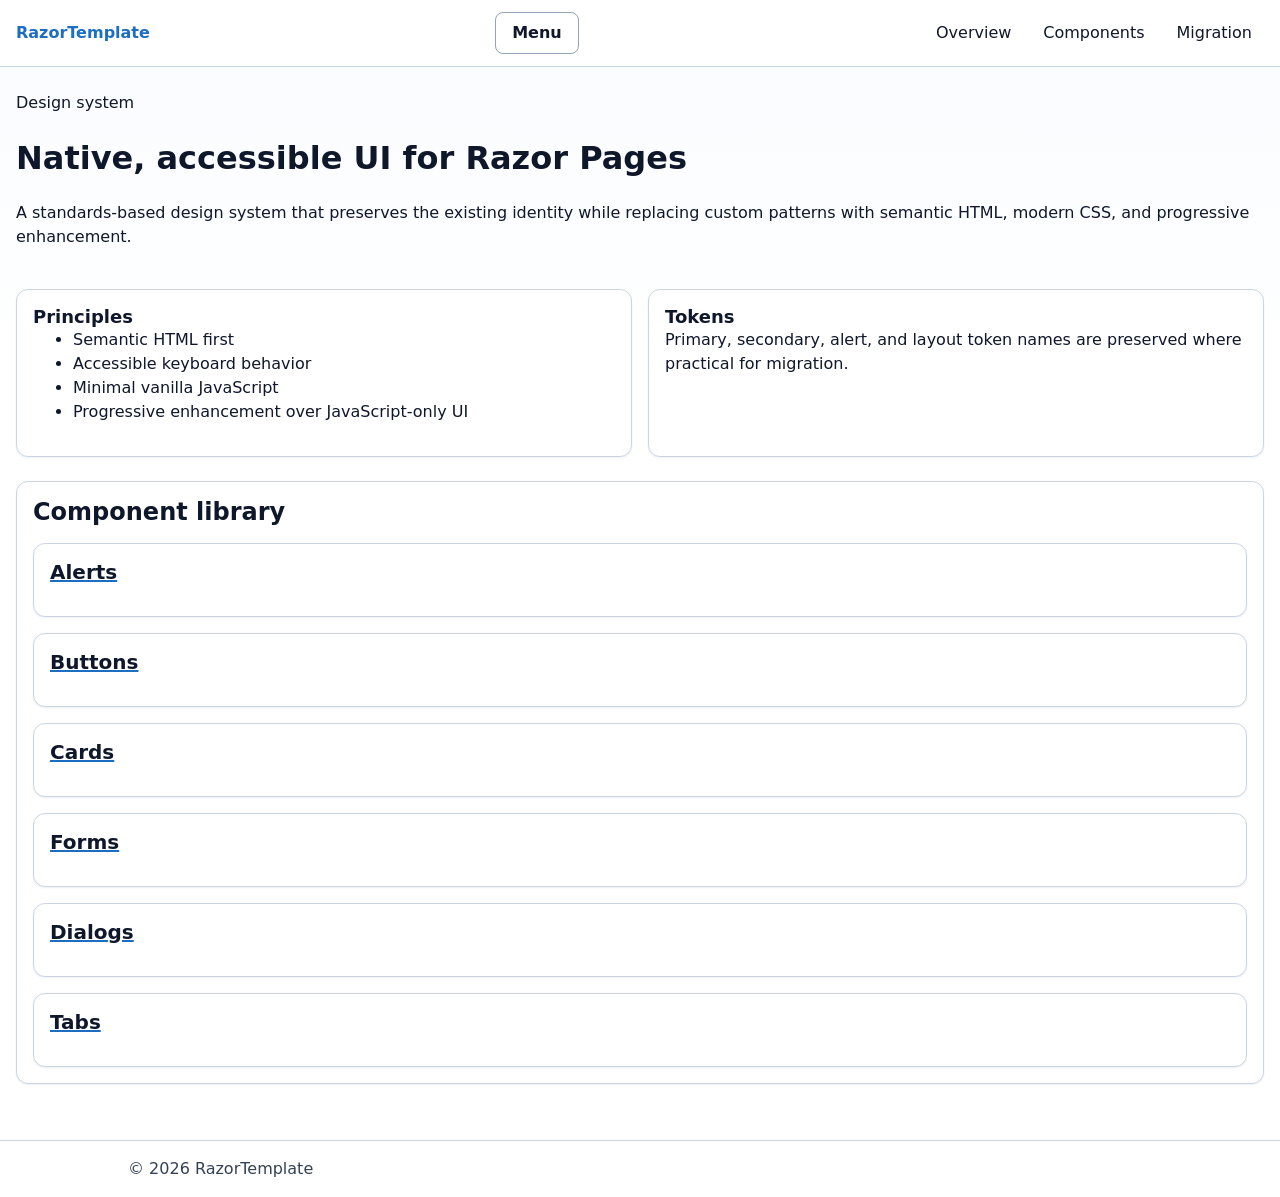
<file: docs/index.html>
<!DOCTYPE html>
<html lang="en">
<head>
  <meta charset="utf-8" />
  <meta name="viewport" content="width=device-width, initial-scale=1" />
  <title>Razor Template Design System</title>
  <link rel="stylesheet" href="./assets/css/site.css" />
</head>
<body>
  <a class="skip-link" href="#main-content">Skip to content</a>
  <header class="site-header">
    <div class="container container--wide">
      <nav class="site-nav" aria-label="Documentation">
        <a class="site-nav__brand" href="./index.html">RazorTemplate</a>
        <button class="button button--secondary site-nav__toggle" type="button" data-nav-toggle aria-expanded="false" aria-controls="site-nav-menu">Menu</button>
        <ul id="site-nav-menu" class="site-nav__menu" data-nav-menu>
          <li><a class="site-nav__link" href="./index.html">Overview</a></li>
          <li><a class="site-nav__link" href="./components/alerts.html">Components</a></li>
          <li><a class="site-nav__link" href="./migration-guide.html">Migration</a></li>
        </ul>
      </nav>
    </div>
  </header>
  <main id="main-content" class="site-main-content">
    <div class="container container--wide">
      <section class="stack stack--lg">
        <header class="stack stack--sm">
          <p class="page-intro">Design system</p>
          <h1>Native, accessible UI for Razor Pages</h1>
          <p class="lead">A standards-based design system that preserves the existing identity while replacing custom patterns with semantic HTML, modern CSS, and progressive enhancement.</p>
        </header>

        <div class="grid grid--2">
          <article class="card">
            <div class="card__body">
              <h2 class="card__title">Principles</h2>
              <ul>
                <li>Semantic HTML first</li>
                <li>Accessible keyboard behavior</li>
                <li>Minimal vanilla JavaScript</li>
                <li>Progressive enhancement over JavaScript-only UI</li>
              </ul>
            </div>
          </article>
          <article class="card">
            <div class="card__body">
              <h2 class="card__title">Tokens</h2>
              <p>Primary, secondary, alert, and layout token names are preserved where practical for migration.</p>
            </div>
          </article>
        </div>

        <section class="card" aria-labelledby="component-grid-title">
          <div class="card__body">
            <h2 id="component-grid-title">Component library</h2>
            <div class="grid grid--3">
              <a class="card card--interactive" href="./components/alerts.html"><div class="card__body"><h3>Alerts</h3></div></a>
              <a class="card card--interactive" href="./components/buttons.html"><div class="card__body"><h3>Buttons</h3></div></a>
              <a class="card card--interactive" href="./components/cards.html"><div class="card__body"><h3>Cards</h3></div></a>
              <a class="card card--interactive" href="./components/forms.html"><div class="card__body"><h3>Forms</h3></div></a>
              <a class="card card--interactive" href="./components/dialogs.html"><div class="card__body"><h3>Dialogs</h3></div></a>
              <a class="card card--interactive" href="./components/tabs.html"><div class="card__body"><h3>Tabs</h3></div></a>
            </div>
          </div>
        </section>
      </section>
    </div>
  </main>
  <footer class="site-footer">
    <div class="container">© 2026 RazorTemplate</div>
  </footer>
  <script type="module" src="./assets/js/site.js"></script>
</body>
</html>
</file>
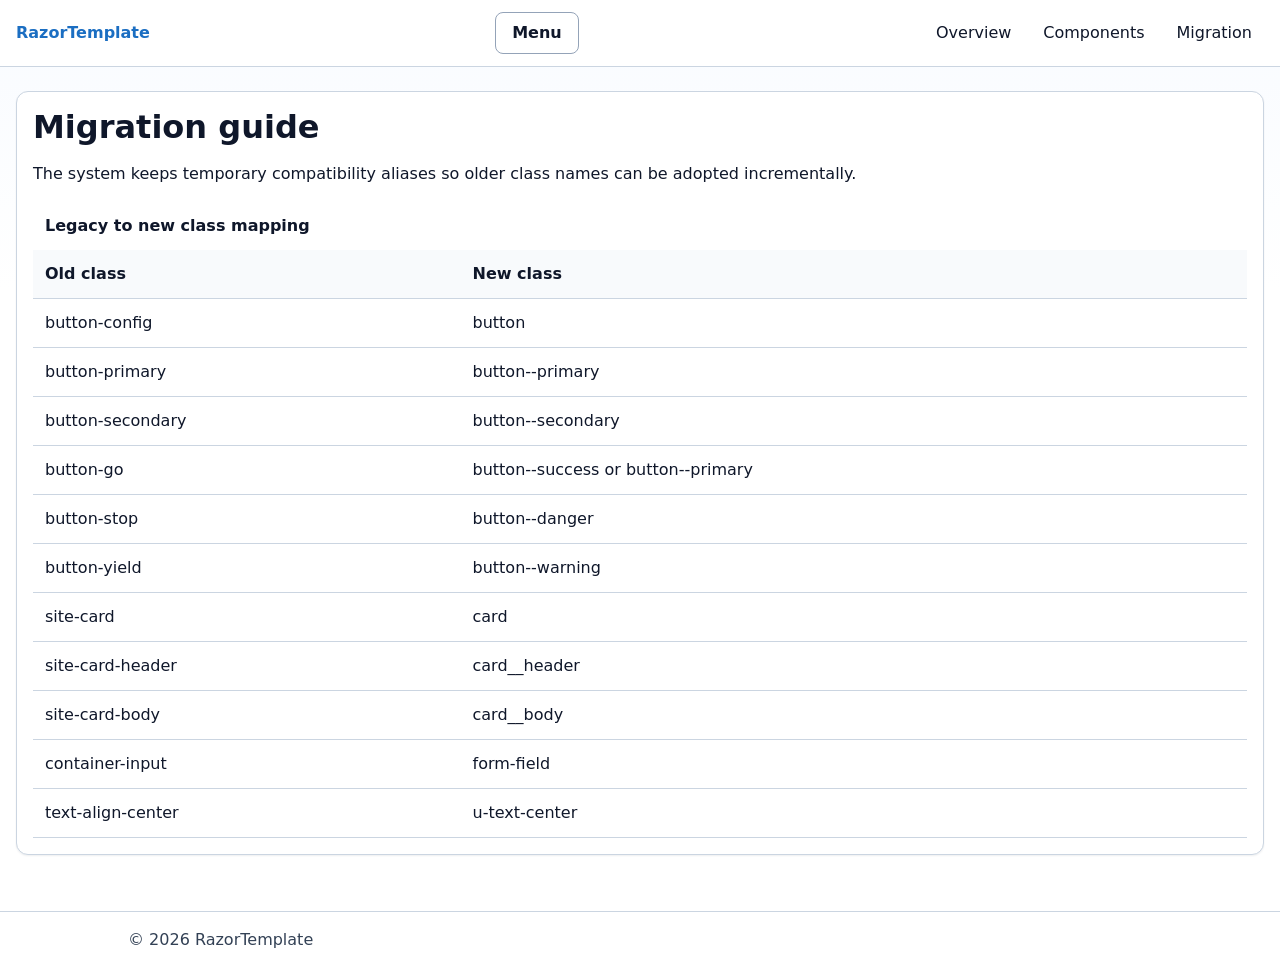
<file: docs/migration-guide.html>
<!DOCTYPE html>
<html lang="en">
<head>
  <meta charset="utf-8" />
  <meta name="viewport" content="width=device-width, initial-scale=1" />
  <title>Migration Guide - Design System</title>
  <link rel="stylesheet" href="./assets/css/site.css" />
</head>
<body>
  <a class="skip-link" href="#main-content">Skip to content</a>
  <header class="site-header">
    <div class="container container--wide">
      <nav class="site-nav" aria-label="Documentation">
        <a class="site-nav__brand" href="./index.html">RazorTemplate</a>
        <button class="button button--secondary site-nav__toggle" type="button" data-nav-toggle aria-expanded="false" aria-controls="site-nav-menu">Menu</button>
        <ul id="site-nav-menu" class="site-nav__menu" data-nav-menu>
          <li><a class="site-nav__link" href="./index.html">Overview</a></li>
          <li><a class="site-nav__link" href="./components/alerts.html">Components</a></li>
          <li><a class="site-nav__link" href="./migration-guide.html">Migration</a></li>
        </ul>
      </nav>
    </div>
  </header>
  <main id="main-content" class="site-main-content">
    <div class="container container--wide">
      <section class="card">
        <div class="card__body">
          <h1>Migration guide</h1>
          <p>The system keeps temporary compatibility aliases so older class names can be adopted incrementally.</p>
          <table class="data-table">
            <caption>Legacy to new class mapping</caption>
            <thead><tr><th>Old class</th><th>New class</th></tr></thead>
            <tbody>
              <tr><td>button-config</td><td>button</td></tr>
              <tr><td>button-primary</td><td>button--primary</td></tr>
              <tr><td>button-secondary</td><td>button--secondary</td></tr>
              <tr><td>button-go</td><td>button--success or button--primary</td></tr>
              <tr><td>button-stop</td><td>button--danger</td></tr>
              <tr><td>button-yield</td><td>button--warning</td></tr>
              <tr><td>site-card</td><td>card</td></tr>
              <tr><td>site-card-header</td><td>card__header</td></tr>
              <tr><td>site-card-body</td><td>card__body</td></tr>
              <tr><td>container-input</td><td>form-field</td></tr>
              <tr><td>text-align-center</td><td>u-text-center</td></tr>
            </tbody>
          </table>
        </div>
      </section>
    </div>
  </main>
  <footer class="site-footer">
    <div class="container">© 2026 RazorTemplate</div>
  </footer>
  <script type="module" src="./assets/js/site.js"></script>
</body>
</html>
</file>
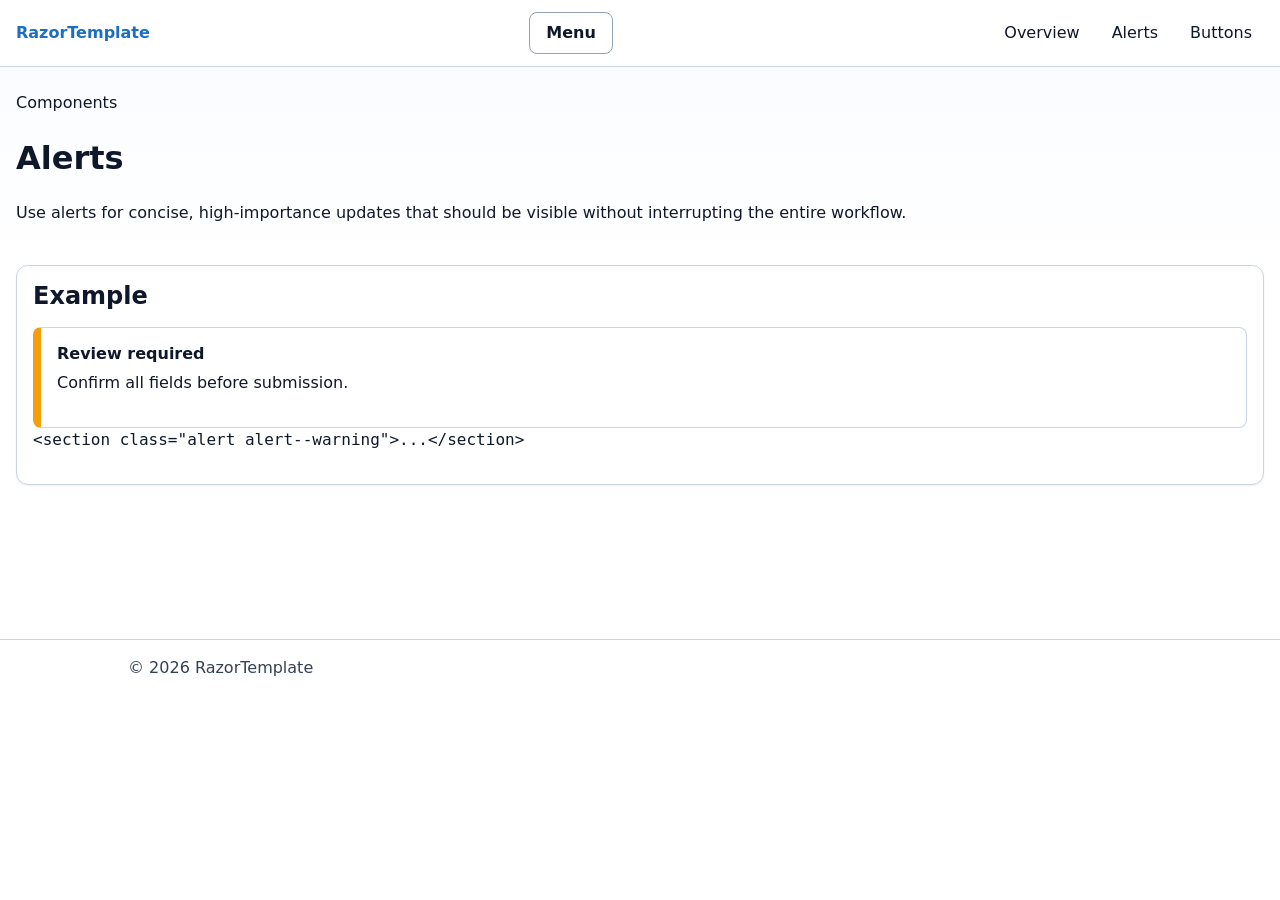
<file: docs/components/alerts.html>
<!DOCTYPE html>
<html lang="en">
<head>
  <meta charset="utf-8" />
  <meta name="viewport" content="width=device-width, initial-scale=1" />
  <title>Alerts - Design System</title>
  <link rel="stylesheet" href="../assets/css/site.css" />
</head>
<body>
  <a class="skip-link" href="#main-content">Skip to content</a>
  <header class="site-header">
    <div class="container container--wide">
      <nav class="site-nav" aria-label="Documentation">
        <a class="site-nav__brand" href="../index.html">RazorTemplate</a>
        <button class="button button--secondary site-nav__toggle" type="button" data-nav-toggle aria-expanded="false" aria-controls="site-nav-menu">Menu</button>
        <ul id="site-nav-menu" class="site-nav__menu" data-nav-menu>
          <li><a class="site-nav__link" href="../index.html">Overview</a></li>
          <li><a class="site-nav__link" href="./alerts.html">Alerts</a></li>
          <li><a class="site-nav__link" href="./buttons.html">Buttons</a></li>
        </ul>
      </nav>
    </div>
  </header>
  <main id="main-content" class="site-main-content">
    <div class="container container--wide">
      <section class="stack stack--lg">
        <header class="stack stack--sm">
          <p class="page-intro">Components</p>
          <h1>Alerts</h1>
          <p class="lead">Use alerts for concise, high-importance updates that should be visible without interrupting the entire workflow.</p>
        </header>
        <section class="card" aria-labelledby="alert-example">
          <div class="card__body">
            <h2 id="alert-example">Example</h2>
            <section class="alert alert--warning" data-ui-alert="true">
              <div class="alert__body">
                <h3 class="alert__title">Review required</h3>
                <p>Confirm all fields before submission.</p>
              </div>
            </section>
            <pre><code>&lt;section class="alert alert--warning"&gt;...&lt;/section&gt;</code></pre>
          </div>
        </section>
      </section>
    </div>
  </main>
  <footer class="site-footer">
    <div class="container">© 2026 RazorTemplate</div>
  </footer>
  <script type="module" src="../assets/js/site.js"></script>
</body>
</html>
</file>
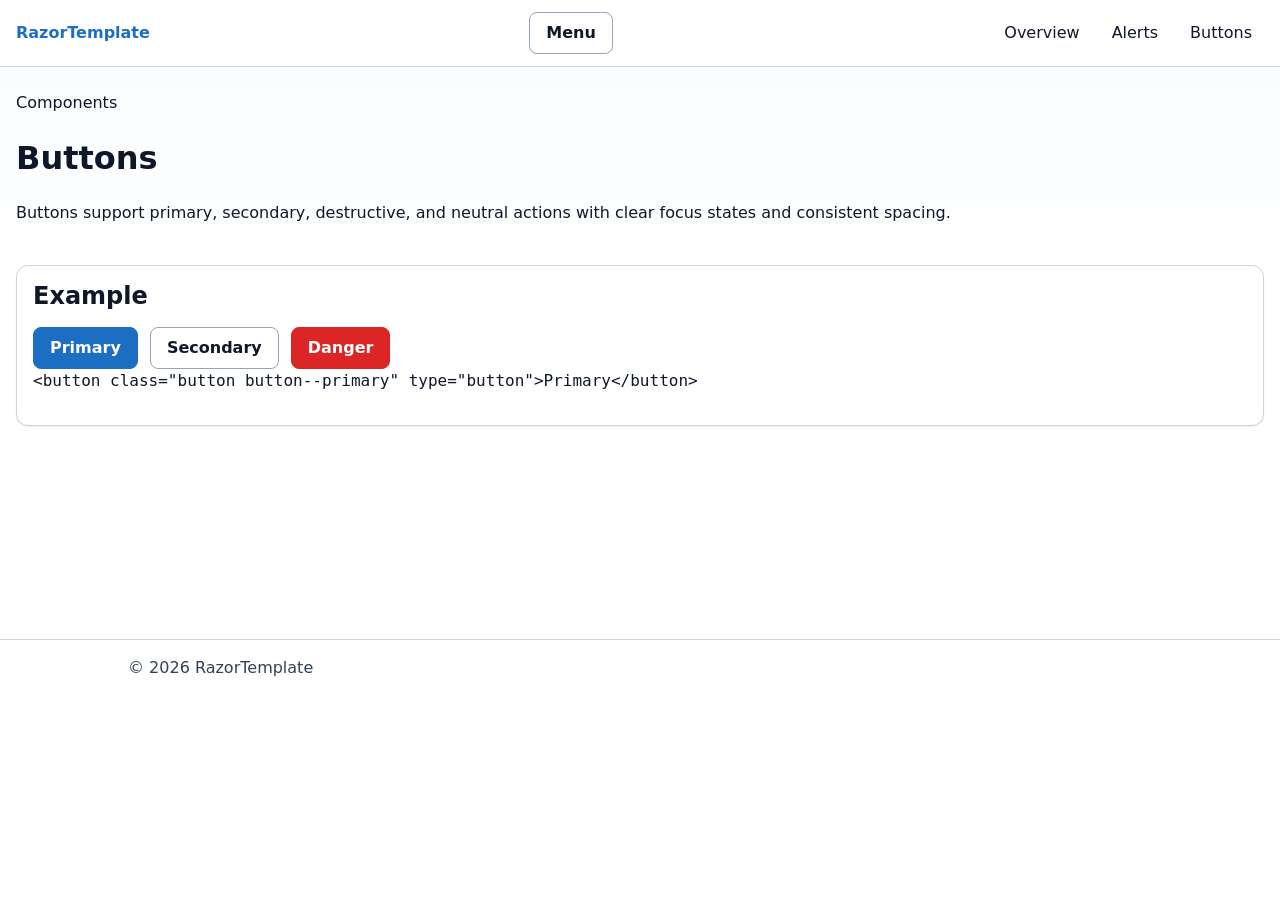
<file: docs/components/buttons.html>
<!DOCTYPE html>
<html lang="en">
<head>
  <meta charset="utf-8" />
  <meta name="viewport" content="width=device-width, initial-scale=1" />
  <title>Buttons - Design System</title>
  <link rel="stylesheet" href="../assets/css/site.css" />
</head>
<body>
  <a class="skip-link" href="#main-content">Skip to content</a>
  <header class="site-header">
    <div class="container container--wide">
      <nav class="site-nav" aria-label="Documentation">
        <a class="site-nav__brand" href="../index.html">RazorTemplate</a>
        <button class="button button--secondary site-nav__toggle" type="button" data-nav-toggle aria-expanded="false" aria-controls="site-nav-menu">Menu</button>
        <ul id="site-nav-menu" class="site-nav__menu" data-nav-menu>
          <li><a class="site-nav__link" href="../index.html">Overview</a></li>
          <li><a class="site-nav__link" href="./alerts.html">Alerts</a></li>
          <li><a class="site-nav__link" href="./buttons.html">Buttons</a></li>
        </ul>
      </nav>
    </div>
  </header>
  <main id="main-content" class="site-main-content">
    <div class="container container--wide">
      <section class="stack stack--lg">
        <header class="stack stack--sm">
          <p class="page-intro">Components</p>
          <h1>Buttons</h1>
          <p class="lead">Buttons support primary, secondary, destructive, and neutral actions with clear focus states and consistent spacing.</p>
        </header>
        <section class="card" aria-labelledby="button-example">
          <div class="card__body">
            <h2 id="button-example">Example</h2>
            <div class="cluster cluster--wrap">
              <button class="button button--primary" type="button">Primary</button>
              <button class="button button--secondary" type="button">Secondary</button>
              <button class="button button--danger" type="button">Danger</button>
            </div>
            <pre><code>&lt;button class="button button--primary" type="button"&gt;Primary&lt;/button&gt;</code></pre>
          </div>
        </section>
      </section>
    </div>
  </main>
  <footer class="site-footer">
    <div class="container">© 2026 RazorTemplate</div>
  </footer>
  <script type="module" src="../assets/js/site.js"></script>
</body>
</html>
</file>
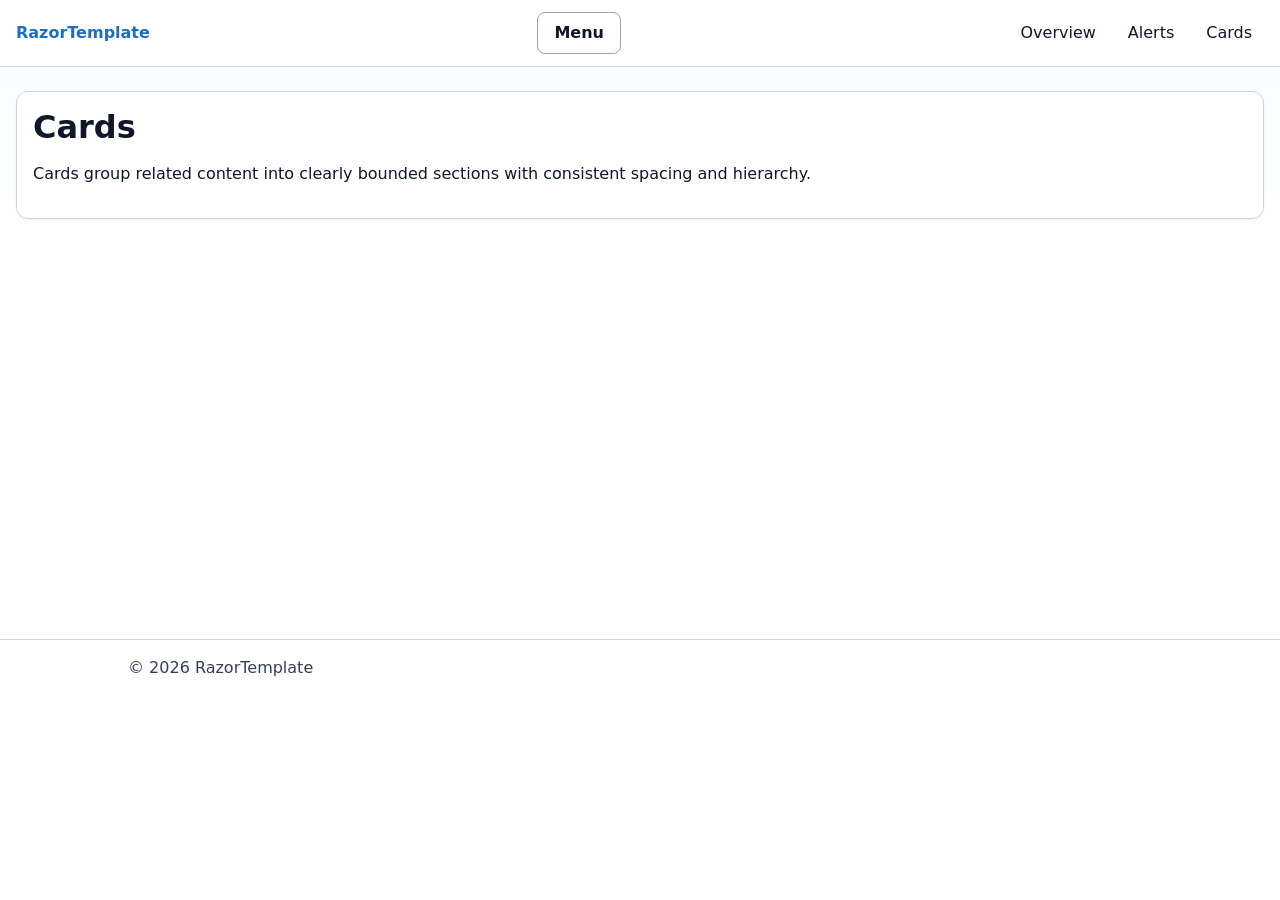
<file: docs/components/cards.html>
<!DOCTYPE html>
<html lang="en">
<head>
  <meta charset="utf-8" />
  <meta name="viewport" content="width=device-width, initial-scale=1" />
  <title>Cards - Design System</title>
  <link rel="stylesheet" href="../assets/css/site.css" />
</head>
<body>
  <a class="skip-link" href="#main-content">Skip to content</a>
  <header class="site-header">
    <div class="container container--wide">
      <nav class="site-nav" aria-label="Documentation">
        <a class="site-nav__brand" href="../index.html">RazorTemplate</a>
        <button class="button button--secondary site-nav__toggle" type="button" data-nav-toggle aria-expanded="false" aria-controls="site-nav-menu">Menu</button>
        <ul id="site-nav-menu" class="site-nav__menu" data-nav-menu>
          <li><a class="site-nav__link" href="../index.html">Overview</a></li>
          <li><a class="site-nav__link" href="./alerts.html">Alerts</a></li>
          <li><a class="site-nav__link" href="./cards.html">Cards</a></li>
        </ul>
      </nav>
    </div>
  </header>
  <main id="main-content" class="site-main-content">
    <div class="container container--wide">
      <section class="card">
        <div class="card__body">
          <h1>Cards</h1>
          <p>Cards group related content into clearly bounded sections with consistent spacing and hierarchy.</p>
        </div>
      </section>
    </div>
  </main>
  <footer class="site-footer">
    <div class="container">© 2026 RazorTemplate</div>
  </footer>
  <script type="module" src="../assets/js/site.js"></script>
</body>
</html>
</file>
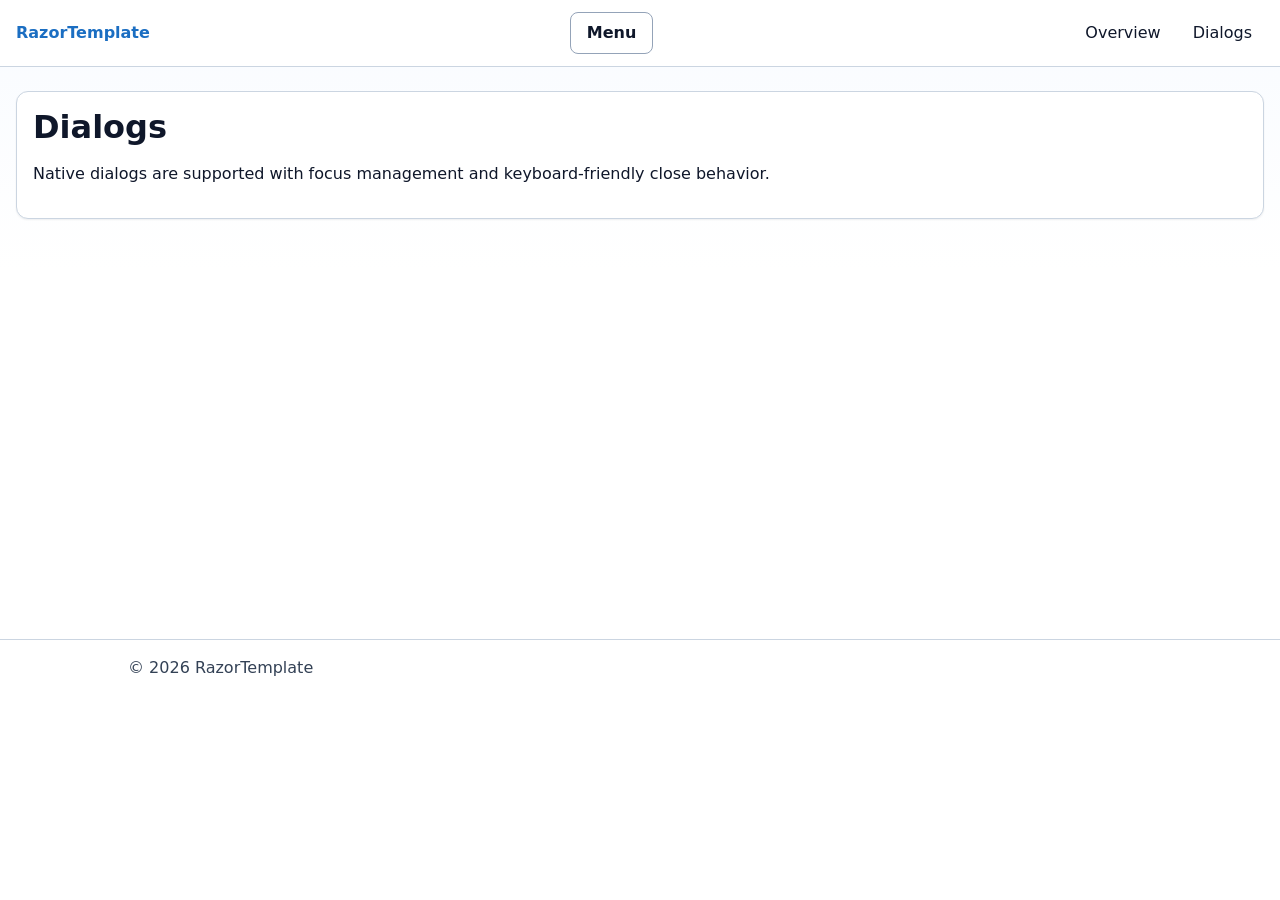
<file: docs/components/dialogs.html>
<!DOCTYPE html>
<html lang="en">
<head>
  <meta charset="utf-8" />
  <meta name="viewport" content="width=device-width, initial-scale=1" />
  <title>Dialogs - Design System</title>
  <link rel="stylesheet" href="../assets/css/site.css" />
</head>
<body>
  <a class="skip-link" href="#main-content">Skip to content</a>
  <header class="site-header">
    <div class="container container--wide">
      <nav class="site-nav" aria-label="Documentation">
        <a class="site-nav__brand" href="../index.html">RazorTemplate</a>
        <button class="button button--secondary site-nav__toggle" type="button" data-nav-toggle aria-expanded="false" aria-controls="site-nav-menu">Menu</button>
        <ul id="site-nav-menu" class="site-nav__menu" data-nav-menu>
          <li><a class="site-nav__link" href="../index.html">Overview</a></li>
          <li><a class="site-nav__link" href="./dialogs.html">Dialogs</a></li>
        </ul>
      </nav>
    </div>
  </header>
  <main id="main-content" class="site-main-content">
    <div class="container container--wide">
      <section class="card">
        <div class="card__body">
          <h1>Dialogs</h1>
          <p>Native dialogs are supported with focus management and keyboard-friendly close behavior.</p>
        </div>
      </section>
    </div>
  </main>
  <footer class="site-footer">
    <div class="container">© 2026 RazorTemplate</div>
  </footer>
  <script type="module" src="../assets/js/site.js"></script>
</body>
</html>
</file>
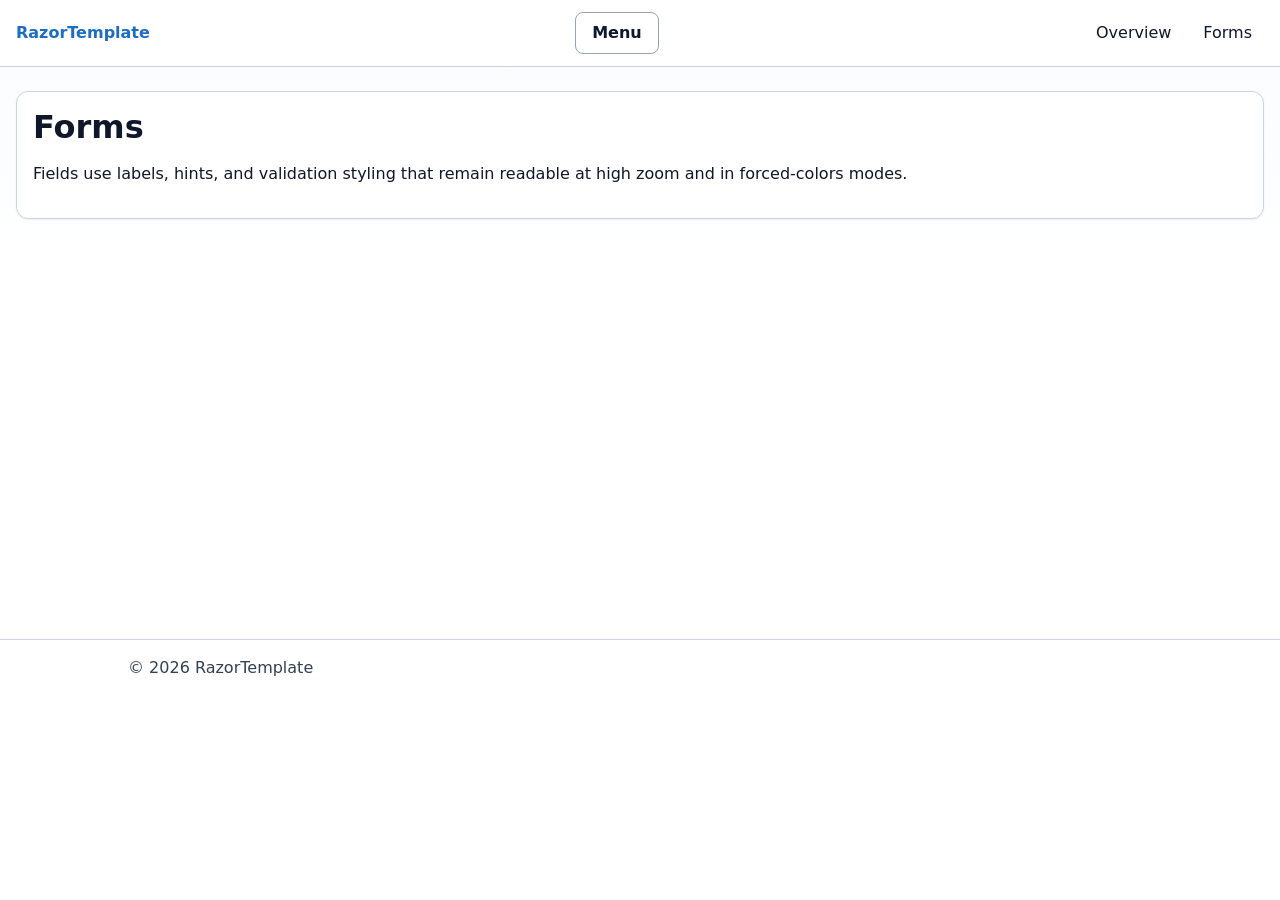
<file: docs/components/forms.html>
<!DOCTYPE html>
<html lang="en">
<head>
  <meta charset="utf-8" />
  <meta name="viewport" content="width=device-width, initial-scale=1" />
  <title>Forms - Design System</title>
  <link rel="stylesheet" href="../assets/css/site.css" />
</head>
<body>
  <a class="skip-link" href="#main-content">Skip to content</a>
  <header class="site-header">
    <div class="container container--wide">
      <nav class="site-nav" aria-label="Documentation">
        <a class="site-nav__brand" href="../index.html">RazorTemplate</a>
        <button class="button button--secondary site-nav__toggle" type="button" data-nav-toggle aria-expanded="false" aria-controls="site-nav-menu">Menu</button>
        <ul id="site-nav-menu" class="site-nav__menu" data-nav-menu>
          <li><a class="site-nav__link" href="../index.html">Overview</a></li>
          <li><a class="site-nav__link" href="./forms.html">Forms</a></li>
        </ul>
      </nav>
    </div>
  </header>
  <main id="main-content" class="site-main-content">
    <div class="container container--wide">
      <section class="card">
        <div class="card__body">
          <h1>Forms</h1>
          <p>Fields use labels, hints, and validation styling that remain readable at high zoom and in forced-colors modes.</p>
        </div>
      </section>
    </div>
  </main>
  <footer class="site-footer">
    <div class="container">© 2026 RazorTemplate</div>
  </footer>
  <script type="module" src="../assets/js/site.js"></script>
</body>
</html>
</file>
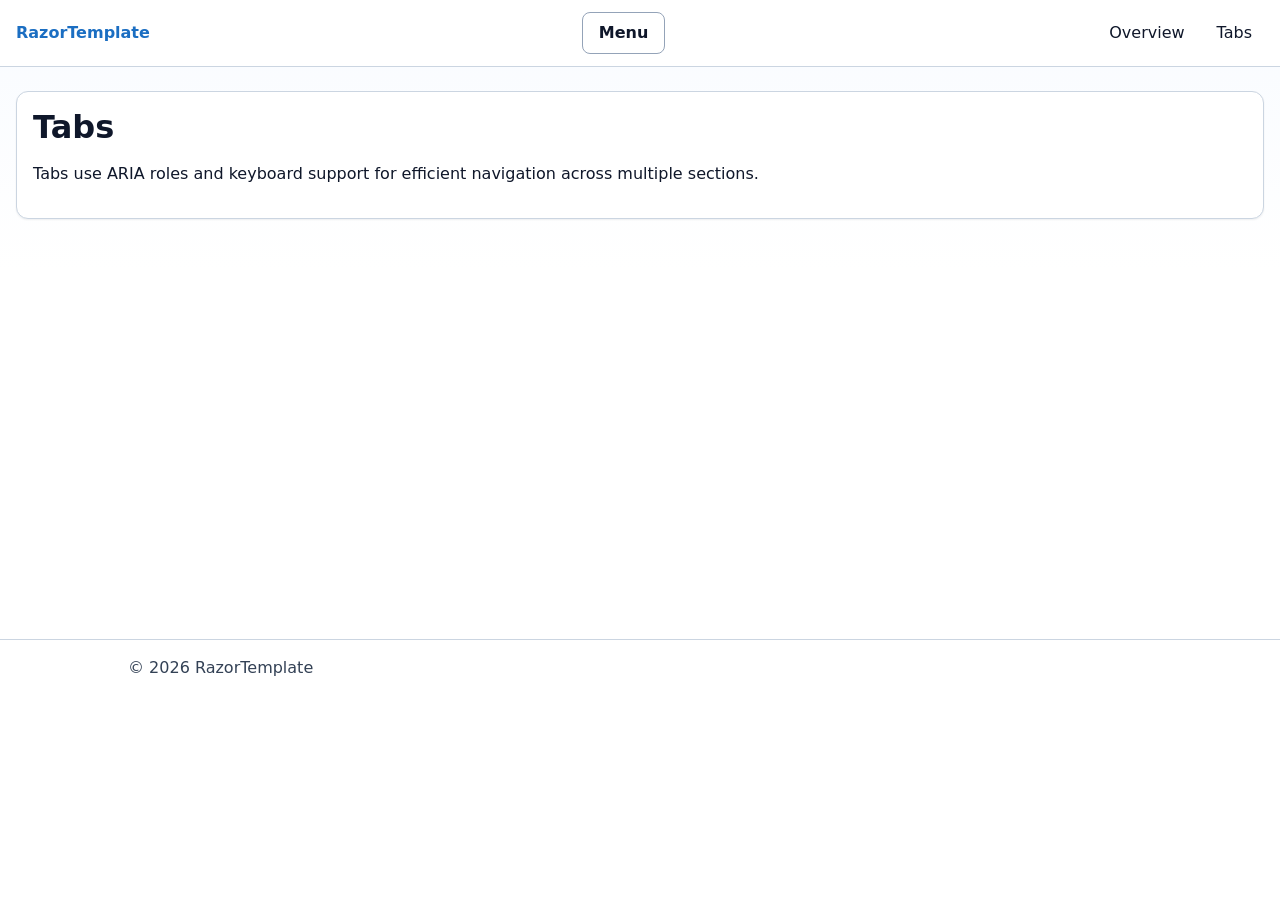
<file: docs/components/tabs.html>
<!DOCTYPE html>
<html lang="en">
<head>
  <meta charset="utf-8" />
  <meta name="viewport" content="width=device-width, initial-scale=1" />
  <title>Tabs - Design System</title>
  <link rel="stylesheet" href="../assets/css/site.css" />
</head>
<body>
  <a class="skip-link" href="#main-content">Skip to content</a>
  <header class="site-header">
    <div class="container container--wide">
      <nav class="site-nav" aria-label="Documentation">
        <a class="site-nav__brand" href="../index.html">RazorTemplate</a>
        <button class="button button--secondary site-nav__toggle" type="button" data-nav-toggle aria-expanded="false" aria-controls="site-nav-menu">Menu</button>
        <ul id="site-nav-menu" class="site-nav__menu" data-nav-menu>
          <li><a class="site-nav__link" href="../index.html">Overview</a></li>
          <li><a class="site-nav__link" href="./tabs.html">Tabs</a></li>
        </ul>
      </nav>
    </div>
  </header>
  <main id="main-content" class="site-main-content">
    <div class="container container--wide">
      <section class="card">
        <div class="card__body">
          <h1>Tabs</h1>
          <p>Tabs use ARIA roles and keyboard support for efficient navigation across multiple sections.</p>
        </div>
      </section>
    </div>
  </main>
  <footer class="site-footer">
    <div class="container">© 2026 RazorTemplate</div>
  </footer>
  <script type="module" src="../assets/js/site.js"></script>
</body>
</html>
</file>
<file: docs/assets/css/site.css>
@layer reset, tokens, base, layout, components, utilities, overrides;

@import url("../../../wwwroot/css/foundation/reset.css") layer(reset);
@import url("../../../wwwroot/css/foundation/tokens.css") layer(tokens);
@import url("../../../wwwroot/css/foundation/typography.css") layer(base);
@import url("../../../wwwroot/css/foundation/base.css") layer(base);
@import url("../../../wwwroot/css/layout/container.css") layer(layout);
@import url("../../../wwwroot/css/layout/stack.css") layer(layout);
@import url("../../../wwwroot/css/layout/cluster.css") layer(layout);
@import url("../../../wwwroot/css/layout/grid.css") layer(layout);
@import url("../../../wwwroot/css/layout/sidebar.css") layer(layout);
@import url("../../../wwwroot/css/layout/site-shell.css") layer(layout);
@import url("../../../wwwroot/css/components/skip-link.css") layer(components);
@import url("../../../wwwroot/css/components/navigation.css") layer(components);
@import url("../../../wwwroot/css/components/breadcrumb.css") layer(components);
@import url("../../../wwwroot/css/components/button.css") layer(components);
@import url("../../../wwwroot/css/components/card.css") layer(components);
@import url("../../../wwwroot/css/components/alert.css") layer(components);
@import url("../../../wwwroot/css/components/badge.css") layer(components);
@import url("../../../wwwroot/css/components/form-field.css") layer(components);
@import url("../../../wwwroot/css/components/data-table.css") layer(components);
@import url("../../../wwwroot/css/components/disclosure.css") layer(components);
@import url("../../../wwwroot/css/components/dialog.css") layer(components);
@import url("../../../wwwroot/css/components/empty-state.css") layer(components);
@import url("../../../wwwroot/css/components/pagination.css") layer(components);
@import url("../../../wwwroot/css/components/progress.css") layer(components);
@import url("../../../wwwroot/css/components/spinner.css") layer(components);
@import url("../../../wwwroot/css/components/tabs.css") layer(components);
@import url("../../../wwwroot/css/components/toast.css") layer(components);
@import url("../../../wwwroot/css/components/tooltip.css") layer(components);
@import url("../../../wwwroot/css/utilities/accessibility.css") layer(utilities);
@import url("../../../wwwroot/css/utilities/display.css") layer(utilities);
@import url("../../../wwwroot/css/utilities/spacing.css") layer(utilities);
@import url("../../../wwwroot/css/utilities/text.css") layer(utilities);
@import url("../../../wwwroot/css/pages/user-guide.css") layer(overrides);
</file>
